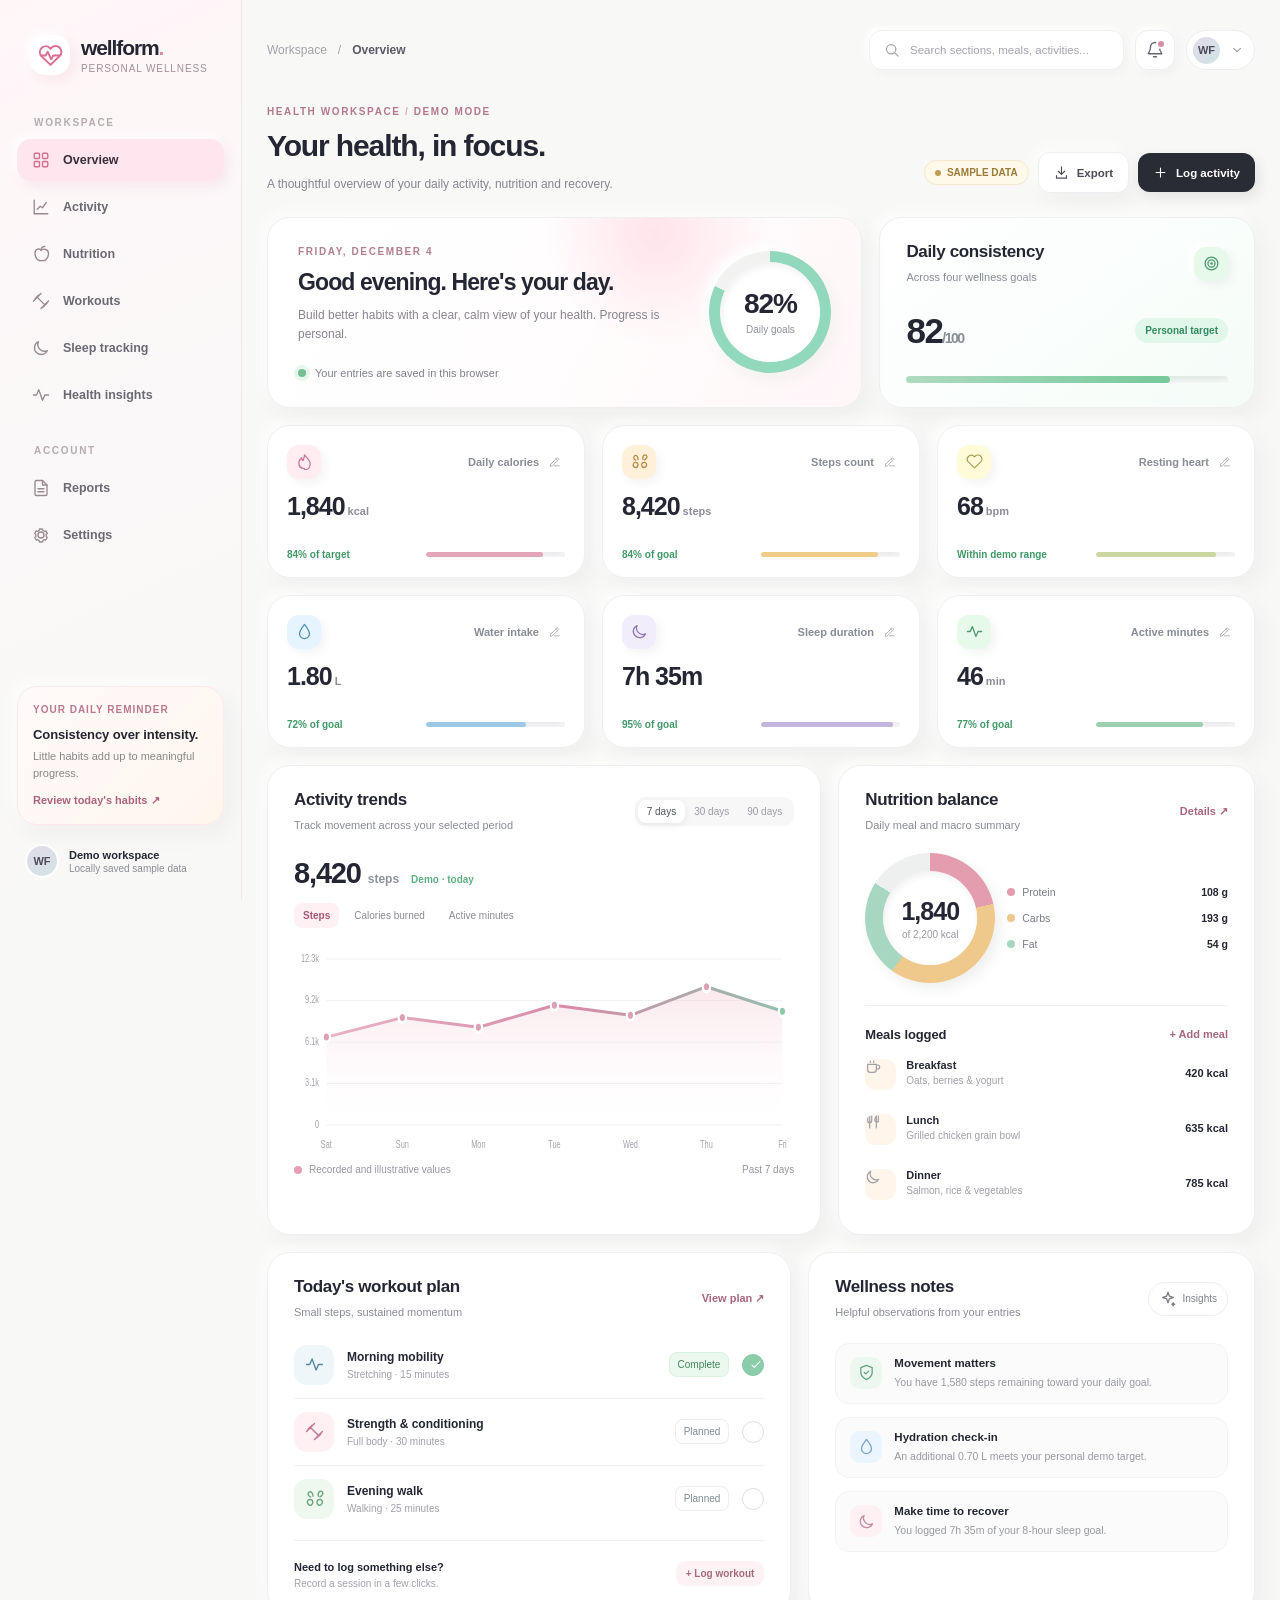
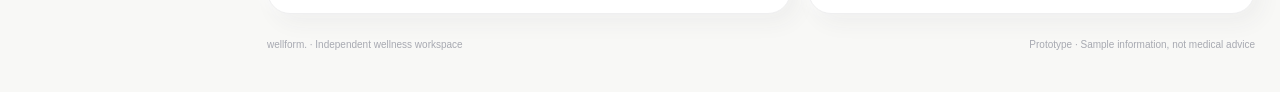
<file: public/assets/aistudio/wellform_dashboard_3756b8b3.html>
<!doctype html>
<html lang="en">
<head>
<meta charset="utf-8">
<meta name="viewport" content="width=device-width, initial-scale=1, viewport-fit=cover">
<meta name="theme-color" content="#f8f8f6">
<title>Wellform | Health workspace</title>
<style>
:root{--ink:#242733;--body:#555963;--muted:#898c96;--line:#ebecef;--surface:#fff;--canvas:#f8f8f6;--pink:#ffd1dc;--amber:#ffe5b4;--yellow:#ffffb5;--green:#baffc9;--blue:#bae1ff;--softPink:#fff0f4;--softAmber:#fff7ea;--softGreen:#edfbf0;--softBlue:#eef7ff;--lift:7px 9px 22px rgba(54,58,71,.052),-4px -4px 15px rgba(255,255,255,.9);--inset:inset 2px 3px 7px rgba(60,66,78,.08),inset -2px -2px 6px #fff;--radius:23px;--nav:242px}
*{box-sizing:border-box}html{scroll-behavior:smooth}body{margin:0;font-family:Inter,"Inter Display",ui-sans-serif,-apple-system,BlinkMacSystemFont,"Segoe UI",sans-serif;background:var(--canvas);color:var(--ink);font-size:14px;-webkit-font-smoothing:antialiased}button,input,select{font:inherit}button{cursor:pointer}button:disabled{cursor:not-allowed;opacity:.52}button:focus-visible,input:focus-visible,select:focus-visible,a:focus-visible{outline:3px solid #8fb9db;outline-offset:3px}a{text-decoration:none;color:inherit}svg{display:block}h1,h2,h3,p{margin:0}h1{font-size:30px;line-height:1.22;letter-spacing:-1.12px;font-weight:660}h2{font-size:17px;letter-spacing:-.35px;font-weight:670}h3{font-size:13px;letter-spacing:-.1px;font-weight:680}.muted{color:var(--muted)}.small{font-size:11px}.ico{width:18px;height:18px;stroke-width:1.8;fill:none;stroke:currentColor;stroke-linecap:round;stroke-linejoin:round;flex:none}.app{min-height:100vh;display:flex}.sidebar{width:var(--nav);position:fixed;inset:0 auto 0 0;padding:30px 17px 22px;display:flex;flex-direction:column;background:linear-gradient(156deg,#fff6f8 0%,#faf8f8 47%,#f8f8f6 100%);border-right:1px solid #f0e8eb;z-index:30}.brand{display:flex;align-items:center;gap:11px;padding:5px 13px 38px}.brand-icon{display:grid;place-items:center;width:40px;height:40px;border-radius:15px;background:#fff;box-shadow:5px 5px 13px rgba(226,158,178,.18),-3px -3px 8px white;color:#d97092}.brand-icon .ico{width:25px;height:25px;stroke-width:1.9}.brand-name{font-size:21px;font-weight:740;letter-spacing:-1.1px}.brand-sub{font-size:10px;color:#a78e97;letter-spacing:.9px;text-transform:uppercase;margin-top:3px}.nav-heading{font-size:10px;font-weight:700;letter-spacing:1.7px;color:#b7abb0;text-transform:uppercase;padding:0 17px;margin:4px 0 11px}.nav-group{display:grid;gap:5px}.nav-item{border:0;background:transparent;display:flex;align-items:center;gap:13px;padding:12px 15px;text-align:left;color:#6b6a73;border-radius:14px;font-size:12.5px;font-weight:570;transition:background .18s,transform .18s,color .18s;width:100%}.nav-item .ico{width:18px;height:18px;color:#9a8a91}.nav-item:hover{background:#fff9fb;color:#30313c}.nav-item.active{color:#39313b;background:#ffe6ee;box-shadow:4px 5px 12px rgba(222,163,183,.17),-3px -3px 9px #fff; font-weight:670}.nav-item.active .ico{color:#cf6f8e}.nav-spacer{height:25px}.sidebar-bottom{margin-top:auto}.sidebar-tip{border:1px solid #ffe8ec;background:linear-gradient(135deg,#fffafa,#fff6ed);padding:17px 15px;border-radius:20px;box-shadow:var(--lift)}.sidebar-tip .tip-tag{font-size:10px;font-weight:720;letter-spacing:1px;color:#bb7891;text-transform:uppercase}.sidebar-tip h3{font-size:13px;margin:12px 0 6px}.sidebar-tip p{line-height:1.55;font-size:11px;color:#8e8386}.sidebar-tip button{padding:0;border:0;background:none;color:#a9637d;font-weight:700;font-size:11px;margin-top:12px}.side-profile{display:flex;align-items:center;gap:10px;padding:19px 8px 0}.avatar{display:grid;place-items:center;width:34px;height:34px;border-radius:50%;background:linear-gradient(145deg,#e3dbe8,#d2e3e4);font-size:11px;font-weight:800;color:#4c4b5c;border:2px solid #fff;flex:none}.side-profile strong{font-size:11px;display:block}.side-profile span{color:var(--muted);font-size:10px;display:block;margin-top:2px}.content{margin-left:var(--nav);padding:27px 34px 50px;width:calc(100% - var(--nav));max-width:1900px}.topbar{height:52px;display:flex;align-items:center;justify-content:space-between;gap:22px;margin-bottom:30px}.crumb{display:flex;align-items:center;gap:11px;color:#a2a3aa;font-size:12px;white-space:nowrap}.crumb strong{color:#5b5b67;font-weight:650}.top-right{display:flex;align-items:center;gap:11px}.search-wrap{position:relative;width:255px}.search-wrap .ico{position:absolute;left:15px;top:50%;transform:translateY(-50%);width:16px;height:16px;color:#a5a6ad;pointer-events:none}.search{border:1px solid #f0f0f0;background:#fff;border-radius:13px;height:40px;padding:0 14px 0 40px;width:100%;color:var(--ink);outline:none;box-shadow:3px 4px 11px rgba(35,45,55,.027),-3px -3px 7px #fff;font-size:11.5px}.search:focus{border-color:#bad4e1}.search::placeholder{color:#a3a4ad}.search-results{position:absolute;top:calc(100% + 9px);left:0;right:0;background:#fff;border:1px solid var(--line);border-radius:14px;box-shadow:0 15px 40px #2c344a16;padding:7px;z-index:60;display:none}.search-results.open{display:block}.result{padding:10px 11px;border-radius:9px;border:0;background:none;width:100%;text-align:left;display:block;font-size:12px}.result:hover{background:#f8f8fa}.icon-btn{width:40px;height:40px;border:1px solid #eeeef1;background:#fff;border-radius:13px;display:grid;place-items:center;position:relative;color:#646771;box-shadow:3px 4px 11px rgba(35,45,55,.035),-2px -2px 7px white}.icon-btn:hover{background:#fff7f9}.icon-btn .dot{position:absolute;right:10px;top:10px;width:6px;height:6px;border-radius:50%;background:#dc8ca5;box-shadow:0 0 0 2px white}.user-menu-btn{height:40px;padding:0 10px 0 4px;border-radius:40px;display:flex;align-items:center;gap:8px;border:1px solid #eeeef1;background:#fff}.user-menu-btn .avatar{width:31px;height:31px}.user-menu-btn .ico{width:14px;height:14px;color:#8b8c94}.menu-wrap{position:relative}.dropdown{position:absolute;top:calc(100% + 10px);right:0;min-width:245px;background:white;padding:13px;border-radius:15px;border:1px solid var(--line);z-index:55;box-shadow:0 15px 40px #2c344a19;display:none}.dropdown.open{display:block}.dropdown h3{margin:4px 4px 12px}.dropdown p{padding:9px 5px;color:#656873;font-size:11.5px;line-height:1.55;border-bottom:1px solid #f3f3f5}.dropdown button{width:100%;border:0;background:#f7f8fa;border-radius:9px;padding:9px;margin-top:9px;text-align:left;font-size:11px;color:#3f424e}.main-heading{display:flex;align-items:flex-end;justify-content:space-between;gap:18px;margin-bottom:24px}.eyebrow{font-size:10px;letter-spacing:1.6px;text-transform:uppercase;color:#b3788f;font-weight:800;margin-bottom:11px}.main-heading p{color:#858690;font-size:12px;margin-top:10px;line-height:1.55}.heading-actions{display:flex;align-items:center;gap:9px;flex-wrap:wrap}.btn{border:0;border-radius:12px;display:inline-flex;align-items:center;justify-content:center;gap:8px;padding:12px 15px;font-weight:660;font-size:11.5px;white-space:nowrap;transition:transform .16s,box-shadow .16s,background .16s}.btn:hover:not(:disabled){transform:translateY(-1px)}.btn .ico{width:15px;height:15px}.btn-primary{background:#292b35;color:#fff;box-shadow:4px 5px 13px #343b4a1c}.btn-primary:hover{background:#3d414f}.btn-secondary{background:#fff;border:1px solid #efedf0;color:#4c4d59;box-shadow:var(--lift)}.btn-text{background:transparent;color:#7b7581;padding:7px 0}.demo-chip{display:inline-flex;align-items:center;gap:6px;background:#fff9e9;border:1px solid #f3e7ca;color:#9b7b37;border-radius:99px;padding:6px 10px;font-size:10px;font-weight:680;white-space:nowrap}.demo-chip i{height:6px;width:6px;border-radius:50%;background:#c09d55}.grid{display:grid;gap:17px}.overview-top{grid-template-columns:minmax(0,1.65fr) minmax(280px,.8fr);margin-bottom:17px}.panel{border:1px solid #efeff0;background:#fff;border-radius:var(--radius);box-shadow:var(--lift);min-width:0}.welcome{min-height:182px;padding:28px 30px;position:relative;overflow:hidden;background:linear-gradient(120deg,#fff 0%,#fffdfd 53%,#fff6f8 100%);display:flex;align-items:center;justify-content:space-between}.welcome:before{content:"";position:absolute;width:230px;height:230px;border-radius:50%;background:radial-gradient(circle,#ffe3eb 0%,#fff3f700 70%);right:90px;top:-100px;pointer-events:none}.welcome>*{position:relative;z-index:1}.welcome h2{font-size:23px;font-weight:670;letter-spacing:-.9px;margin-bottom:10px}.welcome p{font-size:12px;color:#8b8490;line-height:1.6;max-width:410px}.welcome-caption{display:flex;align-items:center;gap:9px;margin-top:22px;color:#7d818b;font-size:11px}.status-signal{width:8px;height:8px;border-radius:50%;background:#75be92;box-shadow:0 0 0 4px #e7f7ed}.circle-hero{height:122px;width:122px;border-radius:50%;display:grid;place-items:center;flex:none;margin-left:14px;background:conic-gradient(#91d8bd 0 72%,#f2f2f1 72% 100%);box-shadow:5px 7px 16px #bdd5c530,-5px -5px 12px #fff;position:relative}.circle-hero:before{content:"";position:absolute;inset:11px;background:#fff;border-radius:50%;box-shadow:var(--inset)}.circle-hero .circle-label{position:relative;text-align:center}.circle-hero strong{font-size:28px;letter-spacing:-1px;display:block}.circle-hero small{font-size:10px;color:#8e929b}.health-summary{padding:24px 26px;display:flex;flex-direction:column;justify-content:space-between;min-height:182px;background:linear-gradient(142deg,#fff,#f5fcf8)}.section-head{display:flex;align-items:center;justify-content:space-between;gap:14px}.subheading{font-size:11px;color:var(--muted);margin-top:7px;line-height:1.5}.summary-row{display:flex;align-items:center;justify-content:space-between;gap:10px}.summary-score{font-size:35px;font-weight:670;letter-spacing:-1.5px}.summary-badge{font-size:10px;color:#358b61;background:#e1f7e9;padding:7px 10px;border-radius:30px;font-weight:700}.summary-track{background:#e8f1e9;height:7px;border-radius:10px;overflow:hidden;box-shadow:var(--inset)}.summary-fill{height:100%;border-radius:10px;background:linear-gradient(90deg,#aedbc0,#76c99a);width:74%}.metrics{grid-template-columns:repeat(6,minmax(0,1fr));margin-bottom:17px}.metric{padding:19px 19px 17px;min-height:164px;display:flex;flex-direction:column;gap:13px}.metric-top{display:flex;align-items:center;justify-content:space-between}.metric-meta{display:flex;align-items:center;gap:5px}.metric-edit{border:0;background:transparent;padding:4px;color:#b0b1b8;border-radius:7px}.metric-edit:hover{background:#f7f7f9;color:#555b65}.metric-edit .ico{width:13px;height:13px}.metric-icon{width:34px;height:34px;display:grid;place-items:center;border-radius:12px;box-shadow:4px 4px 9px #454a5310,-3px -3px 8px white}.metric-icon .ico{width:17px;height:17px}.metric-icon.pink{background:#ffedf2;color:#c77694}.metric-icon.amber{background:#fff1d9;color:#b78944}.metric-icon.yellow{background:#fffbd9;color:#aaa057}.metric-icon.green{background:#e7f9e9;color:#4f9b72}.metric-icon.blue{background:#e6f4ff;color:#4d90b9}.metric-icon.lilac{background:#f2edfa;color:#8a74b3}.metric-label{font-size:11px;color:#888c95;font-weight:560}.metric-value{font-size:25px;letter-spacing:-1px;font-weight:690;white-space:nowrap}.metric-value small{font-size:11px;color:#8b8d95;font-weight:550;letter-spacing:0}.metric-footer{margin-top:auto;display:flex;align-items:center;justify-content:space-between;gap:5px}.trend{font-size:10px;font-weight:680;color:#419969;white-space:nowrap}.trend.neutral{color:#b28648}.progress{width:50%;height:5px;background:#f0f1f2;border-radius:10px;overflow:hidden;box-shadow:var(--inset)}.progress b{display:block;height:100%;border-radius:10px;background:var(--progress-color,#9edac0);width:var(--progress-width,70%)}.dash-main{grid-template-columns:minmax(0,1.75fr) minmax(320px,.85fr);margin-bottom:17px}.activity-panel,.nutrition-panel,.plan-panel,.insights-panel{padding:24px 26px}.control{border:1px solid #ececef;color:#626673;background:#fff;padding:8px 10px;border-radius:10px;font-size:11px;outline:none}.control:focus{border-color:#a6cade}.charts-title{display:flex;align-items:baseline;gap:12px;margin-top:24px}.big-number{font-size:29px;font-weight:680;letter-spacing:-1.15px}.big-number small{font-size:12px;font-weight:550;letter-spacing:0;color:#8d919a}.performance-meta{font-size:10px;color:#5eaf83;font-weight:750}.chart-controls{display:flex;align-items:center;gap:6px}.chart-type{border:0;border-radius:8px;background:transparent;color:#8a8b92;font-size:10px;padding:7px 9px}.chart-type.active{background:#fff0f4;color:#a85774;font-weight:730}.chart-area{position:relative;margin-top:18px;height:210px;overflow:visible}.chart-area svg{width:100%;height:100%;overflow:visible}.chart-label{font-size:10px;fill:#a0a3aa}.chart-point{cursor:crosshair;stroke:white;stroke-width:3}.chart-tooltip{position:absolute;transform:translate(-50%,-110%);padding:9px 11px;background:#292d38;color:#fff;font-size:10px;border-radius:9px;white-space:nowrap;pointer-events:none;box-shadow:0 6px 20px #0002;display:none;z-index:3}.chart-tooltip.show{display:block}.chart-bottom{display:flex;justify-content:space-between;align-items:center;margin-top:8px;font-size:10px;color:#9698a0}.chart-legend{display:flex;align-items:center;gap:7px}.legend-dot{width:8px;height:8px;background:#e69db5;border-radius:50%}.nutrition-panel{display:flex;flex-direction:column}.nutri-content{display:flex;align-items:center;gap:20px;margin-top:20px;margin-bottom:21px;justify-content:space-between}.donut{height:150px;width:150px;flex:none;position:relative;border-radius:50%;background:conic-gradient(#e49caf 0 31%,#efc88b 31% 69%,#a7d7c0 69% 92%,#edf0ef 92% 100%);box-shadow:5px 6px 13px #273c3215,-4px -4px 9px white}.donut:before{content:"";position:absolute;inset:21px;background:#fff;border-radius:50%;box-shadow:var(--inset)}.donut-inside{position:absolute;inset:0;display:flex;align-items:center;justify-content:center;flex-direction:column}.donut-inside strong{font-size:25px;letter-spacing:-1px}.donut-inside span{color:#9899a1;font-size:10px;margin-top:3px}.macro-list{flex:1;min-width:100px;display:grid;gap:14px}.macro-line{display:flex;align-items:center;justify-content:space-between;gap:9px;font-size:10.5px}.macro-name{display:flex;align-items:center;gap:7px;color:#777b86}.macro-dot{width:8px;height:8px;border-radius:50%;background:#e49caf}.macro-dot.carb{background:#efc88b}.macro-dot.fat{background:#a7d7c0}.macro-line strong{font-size:10.5px}.section-divider{border:0;border-top:1px solid #f0f0f1;margin:1px 0 17px}.meal-row{display:flex;align-items:center;justify-content:space-between;padding:10px 0;gap:9px}.meal-left{display:flex;gap:10px;align-items:center;min-width:0}.meal-icon{width:31px;height:31px;border-radius:10px;background:#fff5ea;color:#b99358;display:grid;place-items:center;flex:none}.meal-icon .ico{width:16px;height:16px}.meal-left strong{font-size:11px;display:block;font-weight:630}.meal-left span{font-size:10px;color:#a0a0a7;display:block;margin-top:4px;white-space:nowrap;text-overflow:ellipsis;overflow:hidden;max-width:160px}.meal-row>strong{font-size:11px;white-space:nowrap}.link-btn{border:0;padding:5px 0;background:none;color:#a76680;font-size:11px;font-weight:710}.dash-bottom{grid-template-columns:minmax(0,1.08fr) minmax(320px,.92fr)}.plan-item{display:flex;align-items:center;gap:13px;padding:13px 0;border-bottom:1px solid #f0f1f2}.plan-item:last-child{border:0}.plan-icon{width:40px;height:40px;display:grid;place-items:center;border-radius:13px;background:#eff6f9;color:#58889d}.plan-icon.rose{background:#fff0f4;color:#c37891}.plan-icon.green{background:#eef8ef;color:#6da57f}.plan-icon .ico{width:19px;height:19px}.plan-info{flex:1;min-width:0}.plan-info strong{font-size:12px;display:block}.plan-info span{font-size:10px;color:#a0a1aa;display:block;margin-top:5px}.plan-tag{font-size:10px;color:#7f8792;border:1px solid #ededf0;border-radius:8px;padding:6px 8px;white-space:nowrap}.plan-tag.done{background:#eaf8ed;color:#43865d;border-color:#d9f1de}.check-btn{border:1px solid #dfdfe2;background:#fff;width:22px;height:22px;display:grid;place-items:center;border-radius:50%;color:transparent;flex:none}.check-btn.checked{color:#fff;border-color:#87c7a2;background:#8bccaa}.check-btn .ico{width:14px;height:14px}.insight-list{display:grid;gap:13px;margin-top:22px}.insight-row{display:flex;gap:12px;align-items:flex-start;background:#fafbfa;border:1px solid #f3f4f1;border-radius:14px;padding:13px 14px}.insight-row .hint-icon{width:32px;height:32px;display:grid;place-items:center;background:#ecf8ef;color:#65a280;border-radius:10px;flex:none}.hint-icon.blue{background:#eaf5ff;color:#79a3c7}.hint-icon.pink{background:#fff0f4;color:#c38aa0}.hint-icon .ico{width:17px;height:17px}.insight-row strong{font-size:11.5px;display:block}.insight-row p{font-size:10.5px;line-height:1.55;color:#989aa2;margin-top:5px}.section-hero{margin-bottom:19px}.section-hero h1{font-size:28px}.section-hero p{color:#858994;font-size:12px;margin-top:9px}.page-panels{grid-template-columns:minmax(0,1.12fr) minmax(300px,.88fr);margin-bottom:18px}.wide-card{padding:25px}.stat-box{background:#fafafa;border:1px solid #f0f1f0;border-radius:16px;padding:20px}.data-table{width:100%;border-collapse:collapse;font-size:12px}.data-table th{text-align:left;color:#9295a0;font-weight:580;font-size:10.5px;padding:12px 6px;border-bottom:1px solid #eee}.data-table td{padding:15px 6px;border-bottom:1px solid #f0f0f2}.data-table tr:last-child td{border-bottom:0}.tag{font-size:10px;color:#638b74;background:#eaf8ed;padding:6px 9px;border-radius:8px;display:inline-block}.tag.amber{color:#a17d3a;background:#fff5de}.detail-metric{font-size:38px;letter-spacing:-1.7px;font-weight:690;margin:17px 0 6px}.minor{font-size:11px;color:#91949e;line-height:1.6}.form-grid{display:grid;grid-template-columns:repeat(2,minmax(0,1fr));gap:15px}.field{display:flex;flex-direction:column;gap:8px}.field label{font-size:11px;color:#6e727c;font-weight:630}.field input,.field select{width:100%;height:43px;border:1px solid #e8e9ed;background:#fafafa;border-radius:11px;padding:0 12px;color:#353843;font-size:12px;outline:none}.field input:focus,.field select:focus{background:white;border-color:#accde0}.field small{font-size:10px;color:#9d9fa8}.mini-bars{height:150px;display:flex;align-items:end;gap:9px;padding-top:10px}.bar-wrap{flex:1;display:flex;flex-direction:column;align-items:center;gap:9px;height:100%;justify-content:flex-end}.bar{width:min(100%,27px);min-height:4px;border-radius:8px 8px 3px 3px;background:linear-gradient(#d2e5f1,#91bdd6);box-shadow:2px 3px 6px #659db415}.bar-wrap span{font-size:9px;color:#989ba4}.pill{display:inline-flex;align-items:center;gap:6px;border:1px solid #eceef1;border-radius:99px;padding:7px 10px;color:#7b7e87;font-size:10px;background:white}.toast{position:fixed;bottom:26px;right:27px;padding:12px 17px;background:#2f3540;color:#fff;border-radius:12px;box-shadow:0 15px 34px #19202f30;font-size:12px;z-index:90;opacity:0;transform:translateY(12px);pointer-events:none;transition:opacity .2s,transform .2s}.toast.on{opacity:1;transform:translateY(0)}.overlay{position:fixed;inset:0;background:#23263380;backdrop-filter:blur(4px);display:none;align-items:center;justify-content:center;padding:16px;z-index:75}.overlay.open{display:flex}.modal{width:min(100%,480px);max-height:90vh;overflow:auto;background:#fff;border-radius:23px;padding:27px;box-shadow:0 30px 80px #1e253038}.modal-head{display:flex;justify-content:space-between;align-items:flex-start;margin-bottom:23px}.modal-head h2{font-size:20px}.modal-head p{font-size:11px;color:#999ba5;margin-top:7px}.modal-close{border:0;background:#f8f8fa;display:grid;place-items:center;width:31px;height:31px;border-radius:10px;color:#74757d}.modal-actions{display:flex;justify-content:flex-end;gap:9px;margin-top:25px}.mobile-toggle{display:none}.mobile-backdrop{display:none}.footer{margin-top:25px;padding-bottom:2px;display:flex;justify-content:space-between;font-size:10px;color:#a7a9b1;gap:15px}.sr-only{position:absolute!important;width:1px;height:1px;padding:0;margin:-1px;overflow:hidden;clip:rect(0,0,0,0);white-space:nowrap;border:0}.range-switch{display:flex;background:#f7f7f8;border-radius:10px;padding:3px}.range-switch button{background:transparent;color:#9b9da6;border:0;padding:6px 9px;font-size:10px;border-radius:8px}.range-switch button.active{color:#50545e;background:#fff;box-shadow:0 2px 6px #20243113}.detailed-chart{height:280px}.subtle-action{font-size:10px;color:#a36b7c;background:#fff2f5;padding:7px 10px;border-radius:9px;border:0;font-weight:660}.note{background:#fffaf0;border:1px solid #f5ecd8;color:#9a8256;padding:12px 14px;border-radius:12px;font-size:11px;line-height:1.5}.quick-add{display:flex;align-items:center;justify-content:space-between;gap:15px;border-top:1px solid #f0f0f2;padding-top:17px;margin-top:8px}.quick-add p{color:#a1a2aa;font-size:10px;margin-top:4px}.small-grid{display:grid;grid-template-columns:repeat(3,minmax(0,1fr));gap:14px}.report-card{padding:19px}.report-card strong{font-size:23px;display:block;margin:11px 0 6px;letter-spacing:-.6px}.report-card p{font-size:10.5px;color:#999da6}.is-hidden{display:none!important}
@media(max-width:1450px){.content{padding:24px 25px 40px}.metrics{grid-template-columns:repeat(3,minmax(0,1fr))}.metric{min-height:153px}.metric-value{font-size:25px}.overview-top{grid-template-columns:1.3fr .82fr}.dash-main{grid-template-columns:1.33fr 1fr}.nutri-content{gap:12px}.donut{width:130px;height:130px}.donut:before{inset:18px}}
@media(max-width:1140px){:root{--nav:210px}.sidebar{padding-left:13px;padding-right:13px}.content{padding:23px 20px 35px}.dash-main,.overview-top,.dash-bottom,.page-panels{grid-template-columns:minmax(0,1fr)}.nutrition-panel{display:block}.nutri-content{justify-content:flex-start;gap:38px}.metrics{grid-template-columns:repeat(3,minmax(0,1fr))}.search-wrap{width:210px}}
@media(max-width:760px){.sidebar{width:265px;transform:translateX(-105%);transition:transform .2s;z-index:101;box-shadow:10px 0 35px #00000010}.sidebar.mobile-open{transform:translateX(0)}.mobile-backdrop.on{display:block;position:fixed;inset:0;background:#25283364;z-index:100}.content{margin:0;width:100%;padding:18px 15px 35px}.topbar{margin-bottom:22px}.mobile-toggle{display:grid}.crumb{font-size:11px}.search-wrap{width:38px}.search{width:38px;padding:0;border-radius:12px;font-size:0}.search-wrap:focus-within{position:absolute;left:16px;right:16px;top:71px;width:auto;z-index:50}.search-wrap:focus-within .search{width:100%;padding:0 13px 0 39px;font-size:11px}.top-right{gap:6px}.icon-btn{width:37px;height:37px}.user-menu-btn{height:37px}.welcome{padding:23px 20px;min-height:174px}.welcome h2{font-size:22px}.circle-hero{width:96px;height:96px}.circle-hero strong{font-size:23px}.health-summary{min-height:155px}.metrics{grid-template-columns:repeat(2,minmax(0,1fr));gap:12px}.metric{min-height:148px;padding:16px}.metric-value{font-size:23px}.main-heading{align-items:flex-start;flex-direction:column;gap:15px}.main-heading h1{font-size:27px}.panel{border-radius:20px}.activity-panel,.nutrition-panel,.plan-panel,.insights-panel,.wide-card{padding:19px}.dash-main,.dash-bottom,.overview-top{gap:12px}.chart-area{height:196px}.nutri-content{gap:25px}.footer{line-height:1.5}.small-grid{grid-template-columns:1fr}}
@media(max-width:420px){.crumb span,.crumb strong{display:none}.topbar{gap:8px}.top-right{gap:4px}.crumb{gap:0}.demo-chip{font-size:9px}.welcome h2{font-size:20px}.welcome p{font-size:11px}.circle-hero{width:83px;height:83px;margin-left:5px}.circle-hero:before{inset:9px}.circle-hero strong{font-size:21px}.metrics{gap:10px}.metric{padding:14px;gap:10px;min-height:142px}.metric-value{font-size:21px}.metric-label{font-size:10px}.nutrition-panel .donut{width:116px;height:116px}.donut:before{inset:17px}.macro-list{gap:9px}.nutri-content{gap:12px}.form-grid{grid-template-columns:1fr}.chart-controls{gap:2px}.chart-type{padding:6px 5px;font-size:9px}.chart-area{height:175px}}
@media(prefers-reduced-motion:reduce){*,*:before,*:after{scroll-behavior:auto!important;animation-duration:.01ms!important;transition-duration:.01ms!important}}
</style>
</head>
<body>
<div class="mobile-backdrop" id="backdrop"></div>
<div class="app">
<aside class="sidebar" id="sidebar" aria-label="Primary navigation">
<div class="brand"><span class="brand-icon" data-icon="heartPulse"></span><div><div class="brand-name">wellform<span style="color:#d88da6">.</span></div><div class="brand-sub">Personal wellness</div></div></div>
<div class="nav-heading">Workspace</div>
<nav class="nav-group" id="navigation">
<button class="nav-item active" data-page="overview"><span data-icon="layout"></span>Overview</button>
<button class="nav-item" data-page="activity"><span data-icon="chart"></span>Activity</button>
<button class="nav-item" data-page="nutrition"><span data-icon="apple"></span>Nutrition</button>
<button class="nav-item" data-page="workouts"><span data-icon="dumbbell"></span>Workouts</button>
<button class="nav-item" data-page="sleep"><span data-icon="moon"></span>Sleep tracking</button>
<button class="nav-item" data-page="insights"><span data-icon="activity"></span>Health insights</button>
</nav>
<div class="nav-spacer"></div><div class="nav-heading">Account</div>
<nav class="nav-group"><button class="nav-item" data-page="reports"><span data-icon="fileText"></span>Reports</button><button class="nav-item" data-page="settings"><span data-icon="settings"></span>Settings</button></nav>
<div class="sidebar-bottom"><div class="sidebar-tip"><div class="tip-tag">Your daily reminder</div><h3>Consistency over intensity.</h3><p>Little habits add up to meaningful progress.</p><button id="sidebarAction">Review today's habits <span aria-hidden="true">↗</span></button></div><div class="side-profile"><div class="avatar">WF</div><div><strong>Demo workspace</strong><span>Locally saved sample data</span></div></div></div>
</aside>
<main class="content" id="main">
<header class="topbar"><div class="crumb"><button class="icon-btn mobile-toggle" id="mobileToggle" aria-label="Open navigation"><span data-icon="menu"></span></button><span>Workspace</span><span> / </span><strong id="breadcrumb">Overview</strong></div><div class="top-right"><div class="search-wrap"><span data-icon="search"></span><input class="search" id="globalSearch" type="search" placeholder="Search sections, meals, activities..." aria-label="Search dashboard" autocomplete="off"><div class="search-results" id="searchResults"></div></div><div class="menu-wrap"><button class="icon-btn" id="notificationBtn" aria-label="Notifications"><span data-icon="bell"></span><i class="dot" id="notificationDot"></i></button><div class="dropdown" id="notifications"><h3>Notifications</h3><p>Hydration check-in: you're making steady progress.</p><p>Weekly activity summary is ready.</p><button id="markRead">Mark all as read</button></div></div><div class="menu-wrap"><button class="user-menu-btn" id="profileBtn" aria-label="Profile menu"><span class="avatar">WF</span><span data-icon="chevronDown"></span></button><div class="dropdown" id="profileMenu"><h3>Demo workspace</h3><p>This standalone prototype uses sample data and stores your edits in this browser only.</p><button data-page="settings">Open settings</button><button id="resetMenu">Reset demo data</button></div></div></div></header>
<div id="pageRoot"></div>
<footer class="footer"><span>wellform. · Independent wellness workspace</span><span>Prototype · Sample information, not medical advice</span></footer>
</main>
</div>
<div class="overlay" id="modalOverlay" role="presentation"><div class="modal" role="dialog" aria-modal="true" aria-labelledby="modalTitle"><div class="modal-head"><div><h2 id="modalTitle">Log your activity</h2><p id="modalSubtitle">Save a new entry to your demo workspace.</p></div><button class="modal-close" id="modalClose" aria-label="Close dialog"><span data-icon="x"></span></button></div><form id="modalForm"><div class="form-grid" id="modalFields"></div><div class="modal-actions"><button type="button" class="btn btn-secondary" id="cancelModal">Cancel</button><button type="submit" class="btn btn-primary"><span data-icon="check"></span> Save changes</button></div></form></div></div>
<div class="toast" role="status" aria-live="polite" id="toast"></div>
<script>
(()=>{'use strict';
const icons={heartPulse:'<path d="M20.8 4.6a5.6 5.6 0 0 0-7.9 0L12 5.5l-.9-.9a5.6 5.6 0 0 0-7.9 7.9L12 21l8.8-8.5a5.6 5.6 0 0 0 0-7.9Z"/><path d="M3.3 12h4l2-3.5 3.3 7 2-3.5h5.8"/>',layout:'<rect x="3" y="3" width="7" height="7" rx="1.2"/><rect x="14" y="3" width="7" height="7" rx="1.2"/><rect x="3" y="14" width="7" height="7" rx="1.2"/><rect x="14" y="14" width="7" height="7" rx="1.2"/>',chart:'<path d="M3 3v18h18"/><path d="m7 15 4-4 3 2 5-7"/>',apple:'<path d="M12 7c-2-3-8-2-8 4 0 5 3 10 7 10 1.5 0 2.5-.8 4 0 4 0 7-5 7-10 0-5-6-7-10-4Z"/><path d="M12 7c0-3 2-5 5-5"/>',dumbbell:'<path d="m6.5 6.5 11 11M4 9l5-5M15 20l5-5M2 12l10-10M12 22l10-10"/>',moon:'<path d="M20.5 15.4A9 9 0 0 1 8.6 3.5 9 9 0 1 0 20.5 15.4Z"/>',activity:'<path d="M2 12h4l3-7 5 14 3-7h5"/>',fileText:'<path d="M14 2H6a2 2 0 0 0-2 2v16a2 2 0 0 0 2 2h12a2 2 0 0 0 2-2V8Z"/><path d="M14 2v6h6M8 13h8M8 17h8"/>',settings:'<path d="M12 8a4 4 0 1 0 0 8 4 4 0 0 0 0-8Z"/><path d="m19.4 15 .1.1 1.5 1.2-2 3.4-1.8-.6a8 8 0 0 1-2.2 1.3l-.4 1.9h-4l-.4-1.9A8 8 0 0 1 8 19.1l-1.8.6-2-3.4 1.5-1.2a8 8 0 0 1 0-2.6L4.2 11l2-3.4L8 8.2a8 8 0 0 1 2.2-1.3L10.6 5h4l.4 1.9A8 8 0 0 1 17.2 8l1.8-.6 2 3.4-1.5 1.2a8 8 0 0 1 0 3Z" transform="translate(-.6 -1)"/>',search:'<circle cx="10.8" cy="10.8" r="7"/><path d="m16 16 5 5"/>',bell:'<path d="M18 8a6 6 0 0 0-12 0c0 7-3 7-3 9h18c0-2-3-2-3-9ZM10 21h4"/>',chevronDown:'<path d="m6 9 6 6 6-6"/>',menu:'<path d="M4 6h16M4 12h16M4 18h16"/>',x:'<path d="M18 6 6 18M6 6l12 12"/>',check:'<path d="m5 12 4 4L19 6"/>',plus:'<path d="M12 5v14M5 12h14"/>',download:'<path d="M12 3v12m-5-5 5 5 5-5M4 17v4h16v-4"/>',footprints:'<path d="M7 10C4 9 3 6 5 4c3-2 5 2 5 5M9 14c-5-3-8 3-4 6 4 2 6-3 4-6ZM17 9c-1-4 1-7 4-6 3 2 1 5-2 7M16 14c5-3 8 3 4 6-4 2-6-3-4-6Z"/>',flame:'<path d="M12 22c-5.5 0-8-4-8-8.3 0-3.3 2.8-6 4-7 0 3 1.5 4 2 4 1-3 2-5 2-8 4 4 8 8 8 12.7 0 4.3-2.5 8.3-8 8.3Z"/>',heart:'<path d="M20.8 4.6a5.6 5.6 0 0 0-7.9 0L12 5.5l-.9-.9a5.6 5.6 0 0 0-7.9 7.9L12 21l8.8-8.5a5.6 5.6 0 0 0 0-7.9Z"/>',droplets:'<path d="M12 22a7 7 0 0 0 7-7c0-4-7-13-7-13S5 11 5 15a7 7 0 0 0 7 7Z"/>',clock:'<circle cx="12" cy="12" r="9"/><path d="M12 7v5l3 2"/>',sun:'<circle cx="12" cy="12" r="4"/><path d="M12 2v2m0 16v2M4.9 4.9l1.4 1.4m11.4 11.4 1.4 1.4M2 12h2m16 0h2M4.9 19.1l1.4-1.4M17.7 6.3l1.4-1.4"/>',coffee:'<path d="M4 8h13v8a4 4 0 0 1-4 4H8a4 4 0 0 1-4-4V8ZM17 9h2a3 3 0 0 1 0 6h-2M8 3v2M13 3v2"/>',utensils:'<path d="M4 3v7a3 3 0 0 0 6 0V3M7 3v18M17 3v18M17 3c-3 4-3 9 0 9h3V3"/>',leaf:'<path d="M20 4C8 4 4 9 4 16a4 4 0 0 0 4 4c7 0 12-4 12-16ZM4 20c3-5 6-8 12-11"/>',award:'<circle cx="12" cy="8" r="6"/><path d="m8.5 13-2 9 5.5-3 5.5 3-2-9"/>',calendar:'<rect x="3" y="5" width="18" height="16" rx="2"/><path d="M7 3v4m10-4v4M3 10h18"/>',arrowUp:'<path d="m7 14 5-5 5 5M12 9v10"/>',shield:'<path d="M12 22s8-4 8-10V5l-8-3-8 3v7c0 6 8 10 8 10Z"/><path d="m9 12 2 2 4-4"/>',sliders:'<path d="M4 7h16M4 17h16"/><circle cx="8" cy="7" r="2" fill="white"/><circle cx="16" cy="17" r="2" fill="white"/>',chevronRight:'<path d="m9 18 6-6-6-6"/>',info:'<circle cx="12" cy="12" r="10"/><path d="M12 11v6M12 7h.01"/>',refresh:'<path d="M20 11a8 8 0 1 0-2 6M20 4v7h-7"/>',printer:'<path d="M6 9V3h12v6M6 18H4a2 2 0 0 1-2-2v-5a2 2 0 0 1 2-2h16a2 2 0 0 1 2 2v5a2 2 0 0 1-2 2h-2M6 14h12v8H6z"/>',edit:'<path d="M12 20h9M5 17l-1 4 4-1L20 8l-3-3L5 17ZM14.5 7.5l3 3"/>',sparkles:'<path d="m12 3 1.8 5.2L19 10l-5.2 1.8L12 17l-1.8-5.2L5 10l5.2-1.8L12 3ZM19 17l.6 1.4L21 19l-1.4.6L19 21l-.6-1.4L17 19l1.4-.6L19 17Z"/>',target:'<circle cx="12" cy="12" r="9"/><circle cx="12" cy="12" r="5"/><circle cx="12" cy="12" r="1"/>',user:'<circle cx="12" cy="8" r="4"/><path d="M4 21a8 8 0 0 1 16 0"/>',trash:'<path d="M4 7h16m-14 0 1 14h10l1-14M9 7V4h6v3M10 11v6M14 11v6"/>'};
const icon=(key,cls='')=>`<svg class="ico ${cls}" viewBox="0 0 24 24" aria-hidden="true" fill="none" stroke="currentColor" stroke-width="1.8" stroke-linecap="round" stroke-linejoin="round">${icons[key]||icons.info}</svg>`;
const $=id=>document.getElementById(id), clean=s=>String(s).replace(/[&<>"']/g,c=>({'&':'&amp;','<':'&lt;','>':'&gt;','"':'&quot;',"'":'&#39;'}[c]));
const initial={steps:8420,calories:1840,burned:486,heart:68,water:1800,sleep:7.58,active:46,goals:{steps:10000,calories:2200,water:2500,sleep:8,active:60},meals:[{id:1,name:'Breakfast',desc:'Oats, berries & yogurt',cal:420,protein:23,carbs:54,fat:11},{id:2,name:'Lunch',desc:'Grilled chicken grain bowl',cal:635,protein:42,carbs:60,fat:18},{id:3,name:'Dinner',desc:'Salmon, rice & vegetables',cal:785,protein:43,carbs:79,fat:25}],workouts:[{id:1,name:'Morning mobility',kind:'Stretching · 15 minutes',done:true,minutes:15,cal:48},{id:2,name:'Strength & conditioning',kind:'Full body · 30 minutes',done:false,minutes:30,cal:260},{id:3,name:'Evening walk',kind:'Walking · 25 minutes',done:false,minutes:25,cal:110}],logs:[],notificationsRead:false};
let state=load(), page='overview', range=7,chartType='steps',modalKind='',chartPoints=[],toastTimer=0;
function load(){try{let a=JSON.parse(localStorage.getItem('wellform_demo_v1'));if(a&&a.goals&&a.meals&&a.workouts)return a}catch(e){}return structuredClone(initial)}
function save(){try{localStorage.setItem('wellform_demo_v1',JSON.stringify(state))}catch(e){}}
function fmt(n){return Math.round(n).toLocaleString('en-US')};function pct(a,b){return Math.min(100,Math.round(a/Math.max(1,b)*100))};function hfmt(h){return `${Math.floor(h)}h ${String(Math.round((h%1)*60)).padStart(2,'0')}m`};
const baseDates=['Mon','Tue','Wed','Thu','Fri','Sat','Sun'];
const demoData={steps:[6510,7950,7230,8860,8120,10240,8420],calories:[350,420,398,495,510,550,486],active:[25,39,32,45,41,62,46]};
function series(){let base=demoData[chartType];const dayLabel=(daysAgo,short)=>{let d=new Date();d.setDate(d.getDate()-daysAgo);return d.toLocaleDateString('en-US',short?{weekday:'short'}:{month:'short',day:'numeric'})};if(range===7)return base.map((v,i)=>({label:dayLabel(6-i,true),value:i===6?currentMetric():v}));let count=range===30?10:13,step=range===30?3:7;return Array.from({length:count},(_,i)=>({label:dayLabel((count-i-1)*step,false),value:i===count-1?currentMetric():Math.round(base[i%7]*(0.83+((i*13)%11)/36))}))}
function currentMetric(){return chartType==='steps'?state.steps:chartType==='calories'?state.burned:state.active}
const field=(label,name,value,type='number',attrs='')=>`<div class="field"><label for="f_${name}">${label}</label><input id="f_${name}" name="${name}" type="${type}" value="${clean(value)}" ${attrs} required></div>`;
function heading(title,sub,actions=''){return `<div class="main-heading"><div><div class="eyebrow">Health workspace <span style="color:#d2afb9">/</span> Demo mode</div><h1>${title}</h1><p>${sub}</p></div><div class="heading-actions"><span class="demo-chip"><i></i> SAMPLE DATA</span>${actions}</div></div>`}
function metric(iconName,color,label,value,unit,progress,detail,editKind){return `<article class="panel metric"><div class="metric-top"><span class="metric-icon ${color}">${icon(iconName)}</span><div class="metric-meta"><span class="metric-label">${label}</span><button class="metric-edit" data-modal="${editKind}" title="Edit ${label}" aria-label="Edit ${label}">${icon("edit")}</button></div></div><div class="metric-value">${value}<small> ${unit}</small></div><div class="metric-footer"><span class="trend ${progress>=100?'neutral':''}">${detail}</span><div class="progress" style="--progress-width:${Math.min(progress,100)}%;--progress-color:${({pink:'#e4a5b9',amber:'#efcc8a',yellow:'#c8d8a0',green:'#9bcfaf',blue:'#9bc9e7',lilac:'#c4b5de'})[color]}"><b></b></div></div></article>`}
function metricGrid(){return `<div class="grid metrics">${metric('flame','pink','Daily calories',fmt(state.calories),'kcal',pct(state.calories,state.goals.calories),`${pct(state.calories,state.goals.calories)}% of target`,"meal")}${metric('footprints','amber','Steps count',fmt(state.steps),'steps',pct(state.steps,state.goals.steps),`${pct(state.steps,state.goals.steps)}% of goal`,"steps")}${metric('heart','yellow','Resting heart',state.heart,'bpm',86,'Within demo range',"heart")}${metric('droplets','blue','Water intake',(state.water/1000).toFixed(2),'L',pct(state.water,state.goals.water),`${pct(state.water,state.goals.water)}% of goal`,"water")}${metric('moon','lilac','Sleep duration',hfmt(state.sleep),'',pct(state.sleep,state.goals.sleep),`${pct(state.sleep,state.goals.sleep)}% of goal`,"sleep")}${metric('activity','green','Active minutes',state.active,'min',pct(state.active,state.goals.active),`${pct(state.active,state.goals.active)}% of goal`,"activity")}</div>`}
function rangeControl(){return `<div class="range-switch" aria-label="Chart period">${[7,30,90].map(r=>`<button class="${range===r?'active':''}" data-range="${r}" aria-pressed="${range===r}">${r===7?'7 days':r===30?'30 days':'90 days'}</button>`).join('')}</div>`}
function activityPanel(detailed=false){return `<section class="panel activity-panel" aria-labelledby="activityTitle"><div class="section-head"><div><h2 id="activityTitle">Activity trends</h2><p class="subheading">Track movement across your selected period</p></div>${rangeControl()}</div><div class="charts-title"><span class="big-number">${fmt(currentMetric())} <small>${chartType==='steps'?'steps':chartType==='calories'?'kcal':'min'}</small></span><span class="performance-meta">Demo · today</span></div><div class="section-head" style="margin-top:13px"><div class="chart-controls">${[['steps','Steps'],['calories','Calories burned'],['active','Active minutes']].map(([k,v])=>`<button class="chart-type ${chartType===k?'active':''}" data-chart-type="${k}">${v}</button>`).join('')}</div></div><div class="chart-area ${detailed?'detailed-chart':''}" id="chartArea"><svg id="activityChart" viewBox="0 0 680 210" preserveAspectRatio="none" role="img" aria-label="Interactive activity trend line chart"></svg><div class="chart-tooltip" id="chartTooltip"></div></div><div class="chart-bottom"><span class="chart-legend"><span class="legend-dot"></span> Recorded and illustrative values</span><span>${range===7?'Past 7 days':`Past ${range} days`}</span></div></section>`}
function macroTotals(){return state.meals.reduce((a,m)=>({protein:a.protein+(+m.protein||0),carbs:a.carbs+(+m.carbs||0),fat:a.fat+(+m.fat||0)}),{protein:0,carbs:0,fat:0})}
function mealRows(){return state.meals.map(m=>`<div class="meal-row"><div class="meal-left"><span class="meal-icon">${icon(m.name==='Breakfast'?'coffee':m.name==='Dinner'?'moon':'utensils')}</span><div><strong>${clean(m.name)}</strong><span>${clean(m.desc||'Meal entry')}</span></div></div><strong>${fmt(m.cal)} kcal</strong></div>`).join('')||'<p class="minor" style="padding:15px 0">No meals logged yet.</p>'}
function nutritionPanel(){let macros=macroTotals(),energy=macros.protein*4+macros.carbs*4+macros.fat*9,coverage=pct(state.calories,state.goals.calories),partP=energy?+(coverage*macros.protein*4/energy).toFixed(1):0,partC=energy?+(coverage*macros.carbs*4/energy).toFixed(1):0;return `<section class="panel nutrition-panel"><div class="section-head"><div><h2>Nutrition balance</h2><p class="subheading">Daily meal and macro summary</p></div><button class="link-btn" data-page="nutrition">Details ↗</button></div><div class="nutri-content"><div class="donut" style="background:conic-gradient(#e49caf 0 ${partP}%,#efc88b ${partP}% ${partP+partC}%,#a7d7c0 ${partP+partC}% ${coverage}%,#edf0ef ${coverage}% 100%)"><div class="donut-inside"><strong>${fmt(state.calories)}</strong><span>of ${fmt(state.goals.calories)} kcal</span></div></div><div class="macro-list"><div class="macro-line"><span class="macro-name"><i class="macro-dot"></i>Protein</span><strong>${macros.protein} g</strong></div><div class="macro-line"><span class="macro-name"><i class="macro-dot carb"></i>Carbs</span><strong>${macros.carbs} g</strong></div><div class="macro-line"><span class="macro-name"><i class="macro-dot fat"></i>Fat</span><strong>${macros.fat} g</strong></div></div></div><hr class="section-divider"><div class="section-head"><h3>Meals logged</h3><button class="link-btn" data-modal="meal">+ Add meal</button></div>${mealRows()}</section>`}
function workoutsPanel(){return `<section class="panel plan-panel"><div class="section-head"><div><h2>Today's workout plan</h2><p class="subheading">Small steps, sustained momentum</p></div><button class="link-btn" data-page="workouts">View plan ↗</button></div><div style="margin-top:11px">${state.workouts.map((w,i)=>`<div class="plan-item"><span class="plan-icon ${i===1?'rose':i===2?'green':''}">${icon(i===0?'activity':i===1?'dumbbell':'footprints')}</span><div class="plan-info"><strong>${clean(w.name)}</strong><span>${clean(w.kind)}</span></div><span class="plan-tag ${w.done?'done':''}">${w.done?'Complete':'Planned'}</span><button class="check-btn ${w.done?'checked':''}" data-workout="${w.id}" aria-label="Mark ${clean(w.name)} ${w.done?'incomplete':'complete'}" aria-pressed="${w.done}">${icon('check')}</button></div>`).join('')}</div><div class="quick-add"><div><strong style="font-size:11px">Need to log something else?</strong><p>Record a session in a few clicks.</p></div><button class="subtle-action" data-modal="activity">+ Log workout</button></div></section>`}
function insightItems(){return `<div class="insight-list"><div class="insight-row"><span class="hint-icon">${icon('shield')}</span><div><strong>Movement matters</strong><p>${state.steps>=state.goals.steps?'You reached your step target today.':'You have '+fmt(Math.max(0,state.goals.steps-state.steps))+' steps remaining toward your daily goal.'}</p></div></div><div class="insight-row"><span class="hint-icon blue">${icon('droplets')}</span><div><strong>Hydration check-in</strong><p>${state.water>=state.goals.water?'Hydration goal reached.':'An additional '+((Math.max(0,state.goals.water-state.water))/1000).toFixed(2)+' L meets your personal demo target.'}</p></div></div><div class="insight-row"><span class="hint-icon pink">${icon('moon')}</span><div><strong>Make time to recover</strong><p>${state.sleep>=state.goals.sleep?'You logged your target sleep duration.':'You logged '+hfmt(state.sleep)+' of your '+state.goals.sleep+'-hour sleep goal.'}</p></div></div></div>`}
function insightsPanel(){return `<section class="panel insights-panel"><div class="section-head"><div><h2>Wellness notes</h2><p class="subheading">Helpful observations from your entries</p></div><span class="pill">${icon('sparkles')} Insights</span></div>${insightItems()}</section>`}
function overview(){let good=Math.round((pct(state.steps,state.goals.steps)+pct(state.water,state.goals.water)+pct(state.sleep,state.goals.sleep)+pct(state.active,state.goals.active))/4);return `${heading('Your health, in focus.','A thoughtful overview of your daily activity, nutrition and recovery.',`<button class="btn btn-secondary" data-export="csv">${icon('download')} Export</button><button class="btn btn-primary" data-modal="activity">${icon('plus')} Log activity</button>`)}<div class="grid overview-top"><section class="panel welcome"><div><div class="eyebrow" style="margin-bottom:12px;color:#b27e91">${new Intl.DateTimeFormat('en-US',{weekday:'long',month:'long',day:'numeric'}).format(new Date())}</div><h2>Good ${new Date().getHours()<12?'morning':new Date().getHours()<17?'afternoon':'evening'}. Here's your day.</h2><p>Build better habits with a clear, calm view of your health. Progress is personal.</p><div class="welcome-caption"><i class="status-signal"></i> Your entries are saved in this browser</div></div><div class="circle-hero" style="background:conic-gradient(#91d8bd 0 ${good}%,#f2f2f1 ${good}% 100%)"><div class="circle-label"><strong>${good}%</strong><small>Daily goals</small></div></div></section><section class="panel health-summary"><div class="section-head"><div><h2>Daily consistency</h2><p class="subheading">Across four wellness goals</p></div><span class="metric-icon green">${icon('target')}</span></div><div class="summary-row"><span class="summary-score">${good}<span style="font-size:14px;color:#898e94">/100</span></span><span class="summary-badge">Personal target</span></div><div class="summary-track"><div class="summary-fill" style="width:${good}%"></div></div></section></div>${metricGrid()}<div class="grid dash-main">${activityPanel()}${nutritionPanel()}</div><div class="grid dash-bottom">${workoutsPanel()}${insightsPanel()}</div>`}
function activityPage(){return `${heading('Activity tracking','Review trends, capture workouts and keep moving toward your goals.',`<button class="btn btn-primary" data-modal="activity">${icon('plus')} Log activity</button>`)}${metricGrid()}<div class="grid page-panels">${activityPanel(true)}<section class="panel wide-card"><div class="section-head"><h2>Movement at a glance</h2><button class="subtle-action" data-modal="steps">+ Steps</button></div><div class="detail-metric">${fmt(state.steps)}</div><p class="minor">Steps logged today · ${pct(state.steps,state.goals.steps)}% toward goal</p><div class="summary-track" style="margin:20px 0"><div class="summary-fill" style="width:${pct(state.steps,state.goals.steps)}%"></div></div><div class="small-grid"><div class="stat-box"><strong>${state.active} min</strong><p class="minor">Active time</p></div><div class="stat-box"><strong>${state.burned} kcal</strong><p class="minor">Burned</p></div><div class="stat-box"><strong>${state.logs.length}</strong><p class="minor">New entries</p></div></div><div class="quick-add"><p style="margin:0">Movement estimates are illustrative demo values.</p><button class="btn btn-secondary" data-modal="activity">Log session</button></div></section></div><section class="panel wide-card"><div class="section-head"><h2>Recent activity entries</h2></div><table class="data-table"><thead><tr><th>Activity</th><th>Duration</th><th>Calories burned</th><th>Recorded</th></tr></thead><tbody>${state.logs.length?state.logs.slice().reverse().map(l=>`<tr><td>${clean(l.kind)}</td><td>${l.minutes} min</td><td>${l.cal} kcal</td><td>${clean(l.at)}</td></tr>`).join(''):'<tr><td colspan="4" class="muted">No new activity entries yet. Use “Log activity” to begin.</td></tr>'}</tbody></table></section>`}
function nutritionPage(){let m=macroTotals();return `${heading('Nutrition & meals','An uncluttered view of your food intake, daily targets and macros.',`<button class="btn btn-primary" data-modal="meal">${icon('plus')} Add a meal</button>`)}<div class="grid page-panels">${nutritionPanel()}<section class="panel wide-card"><div class="section-head"><h2>Daily intake</h2><span class="pill">${icon('target')} ${pct(state.calories,state.goals.calories)}% of goal</span></div><div class="detail-metric">${fmt(state.calories)} <span style="font-size:14px;font-weight:500;color:#a0a2a8">kcal</span></div><p class="minor">${fmt(Math.max(0,state.goals.calories-state.calories))} kcal remaining to your chosen target</p><div class="summary-track" style="margin:19px 0 26px"><div class="summary-fill" style="width:${pct(state.calories,state.goals.calories)}%;background:linear-gradient(90deg,#e9bac8,#e5a1b7)"></div></div><h3>Macro totals</h3><div class="mini-bars" style="height:180px">${[['Protein',m.protein,'#e7a8b8'],['Carbs',m.carbs,'#f1c991'],['Fat',m.fat,'#9ed7b5']].map(([n,v,c])=>`<div class="bar-wrap"><strong style="font-size:12px">${v}g</strong><div class="bar" style="height:${Math.max(10,Math.min(100,v/200*100))}%;background:${c};width:48px"></div><span>${n}</span></div>`).join('')}</div><div class="quick-add"><p style="margin:0">Nutrition goals are user-editable under Settings.</p><button class="btn btn-secondary" data-page="settings">Edit goals</button></div></section></div><div class="panel wide-card"><div class="section-head"><h2>Meal journal</h2><button class="subtle-action" data-modal="meal">+ Add entry</button></div><table class="data-table"><thead><tr><th>Meal</th><th>Description</th><th>Calories</th><th>Protein</th><th>Carbs</th><th>Fat</th></tr></thead><tbody>${state.meals.map(m=>`<tr><td><strong>${clean(m.name)}</strong></td><td>${clean(m.desc)}</td><td>${m.cal} kcal</td><td>${m.protein} g</td><td>${m.carbs} g</td><td>${m.fat} g</td></tr>`).join('')}</tbody></table></div>`}
function workoutPage(){return `${heading('Workout planner','A practical, low-distraction schedule for your active sessions.',`<button class="btn btn-primary" data-modal="activity">${icon('plus')} Record workout</button>`)}<div class="grid page-panels">${workoutsPanel()}<div class="panel wide-card"><div class="section-head"><h2>Weekly summary</h2><span class="pill">Illustrative demo week</span></div><div class="detail-metric">${state.active} <span style="font-size:15px;color:#999;font-weight:500">minutes</span></div><p class="minor">Recorded active minutes today</p><div class="mini-bars">${[25,40,37,52,28,65,state.active].map((x,i)=>`<div class="bar-wrap"><div class="bar" style="height:${x/70*100}%;background:${i===6?'#e7a8b8':'linear-gradient(#c5dfe9,#a4cddd)'}"></div><span>${baseDates[i]}</span></div>`).join('')}</div><div class="quick-add"><div><strong style="font-size:11px">Plan progress</strong><p>${state.workouts.filter(w=>w.done).length} of ${state.workouts.length} planned sessions completed</p></div><span class="tag">${pct(state.workouts.filter(w=>w.done).length,state.workouts.length)}%</span></div></div></div>`}
function sleepPage(){let vals=[7.2,7.8,6.7,8.0,7.5,8.2,state.sleep];return `${heading('Sleep tracking','Make recovery easier to understand, without overwhelming detail.',`<button class="btn btn-primary" data-modal="sleep">${icon('edit')} Edit sleep</button>`)}<div class="grid page-panels"><section class="panel wide-card"><div class="section-head"><div><h2>Sleep duration</h2><p class="subheading">Last seven nights · illustrative history</p></div><span class="metric-icon lilac">${icon('moon')}</span></div><div class="detail-metric">${hfmt(state.sleep)}</div><p class="minor">Today's recorded sleep · target ${state.goals.sleep} hours</p><div class="mini-bars" style="margin-top:25px;height:230px">${vals.map((v,i)=>`<div class="bar-wrap"><div class="bar" style="height:${v/9*100}%;background:${i===6?'#cbb6e8':'linear-gradient(#e4d8f4,#cfc4e9)'}"></div><span>${baseDates[i]}</span></div>`).join('')}</div></section><section class="panel wide-card"><div class="section-head"><h2>Rest and recovery</h2><span class="pill">Personal goals</span></div><div style="margin:24px 0" class="stat-box"><div class="summary-row"><strong>${hfmt(state.sleep)}</strong><span class="tag">${pct(state.sleep,state.goals.sleep)}%</span></div><div class="summary-track" style="margin-top:17px"><div class="summary-fill" style="width:${pct(state.sleep,state.goals.sleep)}%;background:#bbaedc"></div></div><p class="minor" style="margin-top:10px">Toward your sleep duration goal</p></div><h3>Rest routine</h3><p class="minor" style="margin:12px 0">A consistent bedtime can make your sleep record easier to interpret over time.</p><div class="note">This prototype tracks manually entered duration only. It does not detect sleep stages or diagnose sleep conditions.</div></section></div>`}
function insightsPage(){return `${heading('Health insights','Plain-language observations tied to your entries and goals.',`<button class="btn btn-secondary" data-page="reports">${icon('fileText')} Open reports</button>`)}<div class="grid page-panels">${insightsPanel()}<section class="panel wide-card"><div class="section-head"><h2>Daily goal completion</h2><span class="pill">${icon('target')} Progress</span></div><div style="display:grid;gap:23px;margin-top:25px">${[['Steps',state.steps,state.goals.steps,'#efc68f'],['Hydration',state.water,state.goals.water,'#a5d4ed'],['Active minutes',state.active,state.goals.active,'#a3d5b5'],['Sleep',state.sleep,state.goals.sleep,'#cbbce4']].map(([a,v,g,c])=>`<div><div class="summary-row" style="margin-bottom:10px"><strong style="font-size:11px">${a}</strong><span class="minor">${pct(v,g)}%</span></div><div class="summary-track"><div class="summary-fill" style="width:${pct(v,g)}%;background:${c}"></div></div></div>`).join('')}</div></section></div><p class="note">Personalized calculations here are simple progress-to-goal comparisons, not clinical assessments. Heart rate and other wellness signals are not interpreted medically.</p>`}
function reportPage(){return `${heading('Reports & exports','Your daily snapshot, organized for review and easy export.',`<button class="btn btn-primary" data-export="csv">${icon('download')} Export CSV</button>`)}<div class="small-grid" style="margin-bottom:18px">${[['Steps',fmt(state.steps),'Today'],['Calories',fmt(state.calories)+' kcal','Food intake'],['Water',(state.water/1000).toFixed(2)+' L','Hydration'],['Active',state.active+' min','Movement'],['Sleep',hfmt(state.sleep),'Recovery'],['Heart',state.heart+' bpm','Resting sample']].map(([t,v,s])=>`<section class="panel report-card"><span class="minor">${t}</span><strong>${v}</strong><p>${s}</p></section>`).join('')}</div><section class="panel wide-card"><div class="section-head"><div><h2>Export options</h2><p class="subheading">Files are generated on your device. Nothing is uploaded.</p></div></div><div class="heading-actions" style="margin-top:20px"><button class="btn btn-secondary" data-export="csv">${icon('download')} Download CSV</button><button class="btn btn-secondary" data-export="json">${icon('download')} Backup JSON</button><button class="btn btn-secondary" data-export="print">${icon('printer')} Print summary</button></div><p class="minor" style="margin-top:20px">Exports contain your current edited demo values. Historical comparison charts include illustrative generated values and are not exported as measured history.</p></section>`}
function settingsPage(){return `${heading('Goals & settings','Customize target values and manage your local demo workspace.') }<div class="grid page-panels"><section class="panel wide-card"><div class="section-head"><div><h2>Daily goals</h2><p class="subheading">Set meaningful personal targets for this prototype</p></div><span class="metric-icon green">${icon('sliders')}</span></div><form id="goalForm" style="margin-top:25px"><div class="form-grid">${field('Step target','steps',state.goals.steps,'number','min="100" max="100000" step="100"')}${field('Daily calories · kcal','calories',state.goals.calories,'number','min="500" max="10000" step="50"')}${field('Water target · mL','water',state.goals.water,'number','min="100" max="10000" step="100"')}${field('Sleep target · hours','sleep',state.goals.sleep,'number','min="1" max="24" step="0.5"')}${field('Active minutes target','active',state.goals.active,'number','min="1" max="600" step="5"')}</div><button class="btn btn-primary" type="submit" style="margin-top:23px">${icon('check')} Save targets</button></form></section><section class="panel wide-card"><h2>Data & privacy</h2><p class="minor" style="margin:12px 0 21px">This example does not connect to a wearable, health record, database, or cloud service. Entries are stored in your browser's localStorage on this device.</p><div class="note">Sample data is clearly labeled and must not be used for health decisions.</div><div style="margin-top:28px"><h3>Reset workspace</h3><p class="minor" style="margin:9px 0 14px">Restore all sample metrics, meals, exercises and goals to the original demo state.</p><button id="resetData" class="btn btn-secondary">${icon('refresh')} Reset sample data</button></div></section></div>`}
const renderers={overview,activity:activityPage,nutrition:nutritionPage,workouts:workoutPage,sleep:sleepPage,insights:insightsPage,reports:reportPage,settings:settingsPage};
function render(){ $('pageRoot').innerHTML=renderers[page](); $('breadcrumb').textContent=({overview:'Overview',activity:'Activity',nutrition:'Nutrition',workouts:'Workouts',sleep:'Sleep tracking',insights:'Health insights',reports:'Reports',settings:'Settings'})[page];document.querySelectorAll('[data-page]').forEach(b=>b.classList.toggle('active',b.classList.contains('nav-item')&&b.dataset.page===page)); hydrateIcons($('pageRoot'));$('notificationDot').style.display=state.notificationsRead?'none':'block';if($('activityChart'))drawChart()}
function hydrateIcons(root=document){root.querySelectorAll('[data-icon]').forEach(el=>{el.innerHTML=icon(el.dataset.icon)})}
function drawChart(){let svg=$('activityChart'),area=$('chartArea');if(!svg||!area)return;let d=series(),max=Math.max(...d.map(x=>x.value),1)*1.2,min=0,x0=44,x1=664,yTop=13,yBottom=179;let coords=d.map((o,i)=>({x:x0+i/(d.length-1)*(x1-x0),y:yBottom-(o.value-min)/(max-min)*(yBottom-yTop),...o}));chartPoints=coords;let path=coords.map((p,i)=>`${i?'L':'M'}${p.x.toFixed(1)},${p.y.toFixed(1)}`).join(' ');let areaPath=path+` L${coords.at(-1).x},${yBottom} L${coords[0].x},${yBottom} Z`;let grid=[0,.25,.5,.75,1].map(v=>{let y=yBottom-v*(yBottom-yTop);return `<line x1="${x0}" y1="${y}" x2="${x1}" y2="${y}" stroke="#edf0f1" stroke-width="1"/><text x="${x0-10}" y="${y+3}" text-anchor="end" class="chart-label">${Math.round(max*v)>=1000?(max*v/1000).toFixed(1)+'k':Math.round(max*v)}</text>`}).join('');let labels=coords.map((p,i)=>`<text class="chart-label" x="${p.x}" y="202" text-anchor="middle">${clean(p.label)}</text>`).join('');svg.innerHTML=`<defs><linearGradient id="chartFill" x1="0" y1="0" x2="0" y2="1"><stop offset="0" stop-color="#f4c8d3" stop-opacity=".43"/><stop offset="1" stop-color="#fffafc" stop-opacity=".015"/></linearGradient><linearGradient id="chartStroke" x1="0" y1="0" x2="1" y2="0"><stop offset="0" stop-color="#e9b3c7"/><stop offset=".53" stop-color="#d78ba8"/><stop offset="1" stop-color="#91bfad"/></linearGradient></defs>${grid}<path d="${areaPath}" fill="url(#chartFill)"/><path d="${path}" fill="none" stroke="url(#chartStroke)" stroke-width="3" vector-effect="non-scaling-stroke" stroke-linecap="round" stroke-linejoin="round"/>${labels}${coords.map((p,i)=>`<circle class="chart-point" cx="${p.x}" cy="${p.y}" r="5" fill="${i===coords.length-1?'#8acaa9':'#dba2b5'}" data-point="${i}"/>`).join('')}`;
function showPoint(e){let r=svg.getBoundingClientRect(),posX=(e.clientX-r.left)/r.width*680,closest=coords.reduce((a,p)=>Math.abs(p.x-posX)<Math.abs(a.x-posX)?p:a,coords[0]),t=$('chartTooltip');if(!t)return;t.textContent=`${closest.label} · ${fmt(closest.value)} ${chartType==='steps'?'steps':chartType==='calories'?'kcal':'min'}`;t.style.left=(closest.x/680*100)+'%';t.style.top=(closest.y/210*100)+'%';t.classList.add('show')}
svg.addEventListener('pointermove',showPoint);svg.addEventListener('pointerleave',()=>{let t=$('chartTooltip');if(t)t.classList.remove('show')});svg.addEventListener('focusin',e=>{let index=+(e.target.dataset.point||0);let p=coords[index];if(p){let t=$('chartTooltip');t.textContent=`${p.label} · ${fmt(p.value)}`;t.style.left=p.x/680*100+'%';t.style.top=p.y/210*100+'%';t.classList.add('show')}})}
function navigate(dest){if(!renderers[dest])return;page=dest;range=7;closePopups();render();window.scrollTo({top:0,behavior:'smooth'});$('sidebar').classList.remove('mobile-open');$('backdrop').classList.remove('on')}
function toast(msg){let t=$('toast');t.textContent=msg;t.classList.add('on');clearTimeout(toastTimer);toastTimer=setTimeout(()=>t.classList.remove('on'),2500)}
function closePopups(){$('notifications').classList.remove('open');$('profileMenu').classList.remove('open');$('searchResults').classList.remove('open')}
function openModal(kind){modalKind=kind;const config={activity:['Log activity','Add an exercise session',`${field('Activity type','kind','Walking','text','maxlength="50"')}${field('Duration · minutes','minutes',30,'number','min="1" max="600"')}${field('Calories burned','cal',180,'number','min="0" max="5000"')}`],steps:['Update steps','Enter your current daily step total',field('Steps today','steps',state.steps,'number','min="0" max="200000"')],water:['Update hydration','Log a glass or adjust your daily water total',field('Water consumed today · mL','water',state.water,'number','min="0" max="20000" step="50"')],sleep:['Update sleep','Track total sleep duration for the day',field('Sleep duration · hours','sleep',state.sleep.toFixed(2),'number','min="0" max="24" step="0.25"')],heart:['Update resting heart rate','Manually log your illustrative heart reading',field('Resting heart rate · bpm','heart',state.heart,'number','min="20" max="240"')],meal:['Log a meal','Add food intake and macro totals',`<div class="field"><label for="f_name">Meal type</label><select name="name" id="f_name"><option>Breakfast</option><option>Lunch</option><option>Dinner</option><option>Snack</option></select></div>${field('Description','desc','Homemade meal','text','maxlength="100"')}${field('Calories · kcal','cal',350,'number','min="0" max="5000"')}${field('Protein · g','protein',20,'number','min="0" max="500"')}${field('Carbs · g','carbs',35,'number','min="0" max="500"')}${field('Fat · g','fat',10,'number','min="0" max="500"')}`]};let conf=config[kind];if(!conf)return;$('modalTitle').textContent=conf[0];$('modalSubtitle').textContent=conf[1];$('modalFields').innerHTML=conf[2];$('modalOverlay').classList.add('open');document.body.style.overflow='hidden';hydrateIcons($('modalOverlay'));setTimeout(()=>$('modalFields').querySelector('input,select')?.focus(),35)}
function closeModal(){$('modalOverlay').classList.remove('open');document.body.style.overflow=''}
function submitModal(e){e.preventDefault();let f=new FormData($('modalForm'));let num=k=>Number(f.get(k));if(modalKind==='activity'){let log={id:Date.now(),kind:String(f.get('kind')).trim()||'Activity',minutes:num('minutes'),cal:num('cal'),at:new Intl.DateTimeFormat('en-US',{month:'short',day:'numeric',hour:'numeric',minute:'2-digit'}).format(new Date())};state.logs.push(log);state.active+=log.minutes;state.burned+=log.cal;toast('Activity recorded locally')}else if(modalKind==='meal'){let meal={id:Date.now(),name:String(f.get('name')),desc:String(f.get('desc')).trim()||'Meal entry',cal:num('cal'),protein:num('protein'),carbs:num('carbs'),fat:num('fat')};state.meals.push(meal);state.calories+=meal.cal;toast('Meal added to your journal')}else{state[modalKind]=num(modalKind);toast('Daily value updated')}save();closeModal();render()}
function exportFile(type){if(type==='print'){window.print();return}let content,mime,name;if(type==='json'){content=JSON.stringify({source:'wellform standalone demo',exportedAt:new Date().toISOString(),...state},null,2);mime='application/json';name='wellform-demo-backup.json'}else{let rows=[['Metric','Value','Unit'],['Steps',state.steps,'steps'],['Calories intake',state.calories,'kcal'],['Calories burned',state.burned,'kcal'],['Resting heart rate',state.heart,'bpm'],['Water',state.water,'mL'],['Sleep',state.sleep,'hours'],['Active minutes',state.active,'minutes'],[],['Meals','Description','Calories','Protein','Carbs','Fat'],...state.meals.map(m=>[m.name,m.desc,m.cal,m.protein,m.carbs,m.fat]),[],['Activity','Minutes','Calories burned','Recorded'],...state.logs.map(l=>[l.kind,l.minutes,l.cal,l.at])];content=rows.map(r=>r.map(v=>'"'+String(v??'').replace(/"/g,'""')+'"').join(',')).join('\r\n');mime='text/csv;charset=utf-8';name='wellform-daily-summary.csv'}let url=URL.createObjectURL(new Blob([content],{type:mime}));let a=document.createElement('a');a.href=url;a.download=name;document.body.append(a);a.click();a.remove();setTimeout(()=>URL.revokeObjectURL(url),500);toast('Export prepared')}
function reset(){if(!confirm('Reset all local entries and restore sample data?'))return;state=structuredClone(initial);save();closePopups();render();toast('Demo workspace reset')}
function search(val){let q=val.trim().toLowerCase(),dest=$('searchResults');if(!q){dest.classList.remove('open');return}let items=[['Overview','overview'],['Activity tracking','activity'],['Nutrition and meals','nutrition'],['Workouts','workouts'],['Sleep tracking','sleep'],['Health insights','insights'],['Reports and CSV exports','reports'],['Settings and daily goals','settings'],['Hydration','overview'],['Calories','nutrition'],...state.meals.map(m=>[m.desc,'nutrition'])].filter(x=>x[0].toLowerCase().includes(q)).slice(0,7);dest.innerHTML=items.length?items.map(a=>`<button class="result" data-page="${a[1]}">${clean(a[0])}</button>`).join(''):'<div style="padding:12px;color:#9a9ea7;font-size:11px">No matching sections</div>';dest.classList.add('open')}
function handleClick(e){let b=e.target.closest('[data-page],[data-modal],[data-range],[data-chart-type],[data-workout],[data-export]');if(b){if(b.dataset.page)navigate(b.dataset.page);else if(b.dataset.modal)openModal(b.dataset.modal);else if(b.dataset.range){range=+b.dataset.range;render()}else if(b.dataset.chartType){chartType=b.dataset.chartType;render()}else if(b.dataset.workout){let w=state.workouts.find(w=>String(w.id)===b.dataset.workout);if(w){w.done=!w.done;save();render();toast(w.done?'Workout marked complete':'Workout moved to planned')}}else if(b.dataset.export)exportFile(b.dataset.export);return}}
document.addEventListener('click',handleClick);$('modalForm').addEventListener('submit',submitModal);$('modalClose').onclick=closeModal;$('cancelModal').onclick=closeModal;$('modalOverlay').addEventListener('click',e=>{if(e.target===$('modalOverlay'))closeModal()});$('sidebarAction').onclick=()=>navigate('insights');$('mobileToggle').onclick=()=>{$('sidebar').classList.add('mobile-open');$('backdrop').classList.add('on')};$('backdrop').onclick=()=>{$('sidebar').classList.remove('mobile-open');$('backdrop').classList.remove('on')};$('notificationBtn').onclick=()=>{$('notifications').classList.toggle('open');$('profileMenu').classList.remove('open')};$('profileBtn').onclick=()=>{$('profileMenu').classList.toggle('open');$('notifications').classList.remove('open')};$('markRead').onclick=()=>{state.notificationsRead=true;save();closePopups();$('notificationDot').style.display='none';toast('Notifications marked as read')};$('resetMenu').onclick=reset;$('globalSearch').addEventListener('input',e=>search(e.target.value));$('globalSearch').addEventListener('keydown',e=>{if(e.key==='Enter'){let b=$('searchResults').querySelector('[data-page]');if(b){e.preventDefault();$('globalSearch').value='';navigate(b.dataset.page)}}});document.addEventListener('submit',e=>{if(e.target.id==='goalForm'){e.preventDefault();let f=new FormData(e.target);for(let k of Object.keys(state.goals))state.goals[k]=+f.get(k);save();render();toast('Goals updated locally')}});document.addEventListener('click',e=>{if(e.target.id==='resetData')reset();if(!e.target.closest('.menu-wrap,.search-wrap'))closePopups()});document.addEventListener('keydown',e=>{if(e.key==='Escape'){closeModal();closePopups();$('sidebar').classList.remove('mobile-open');$('backdrop').classList.remove('on')}});
hydrateIcons();render();
})();
</script>
</body>
</html>
</file>
